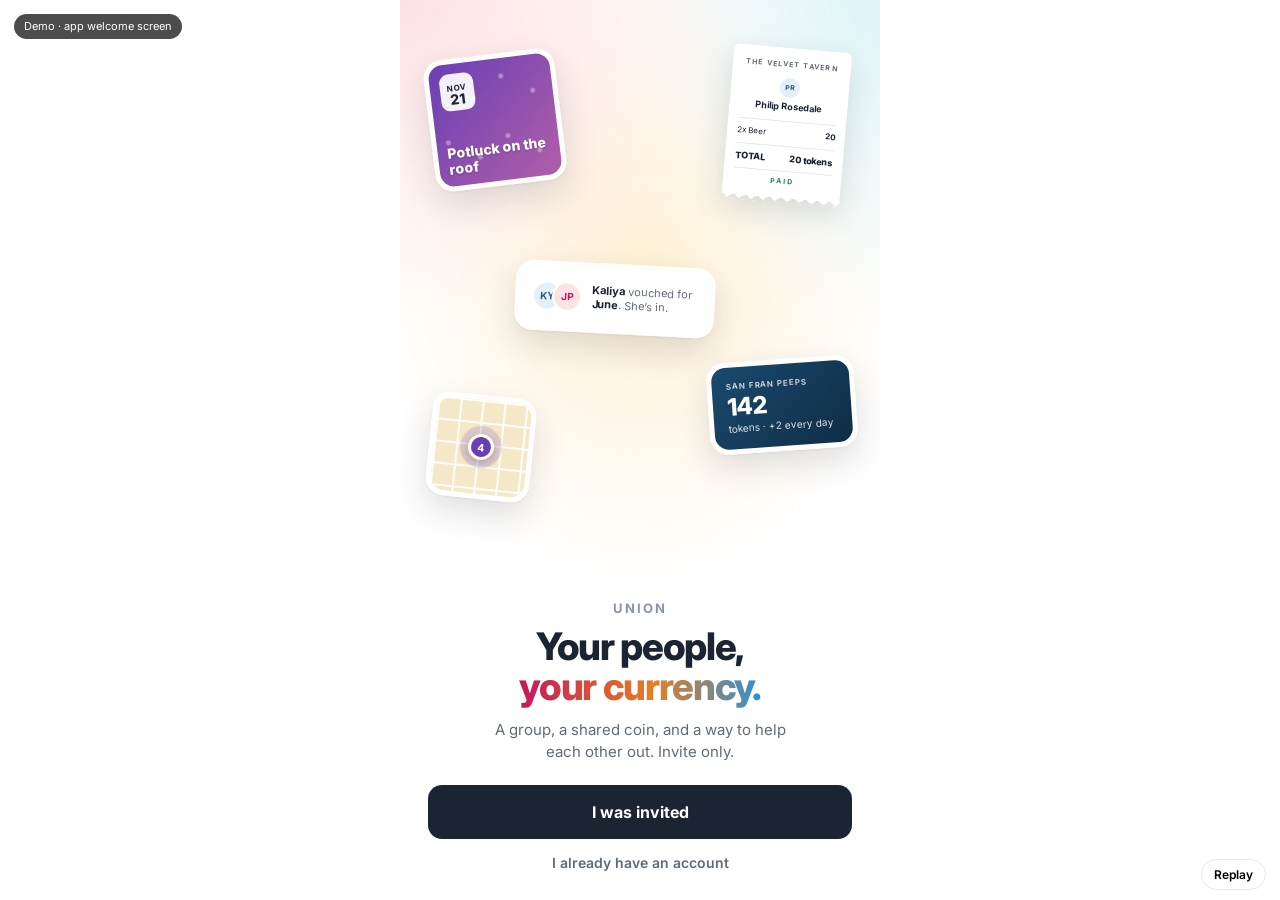
<file: splash-demo/index.html>
<!doctype html>
<html lang="en">
<head>
<meta charset="utf-8">
<meta name="viewport" content="width=device-width, initial-scale=1, viewport-fit=cover">
<title>Demo: Union welcome</title>
<link rel="preconnect" href="https://fonts.googleapis.com">
<link href="https://fonts.googleapis.com/css2?family=Inter:wght@400;500;600;700;800&family=Roboto+Mono:wght@500&display=swap" rel="stylesheet">
<style>
:root{--ink:#1a2433;--ink2:#5f6b76;--brand:#2d5f7d;--brand-bg:#e3f0f8;--rule:#e3e8ed;--head1:#1a4a6e;--head2:#0f2d45;--ease:cubic-bezier(.2,.8,.2,1)}
*{box-sizing:border-box} html,body{margin:0;height:100%}
body{font:15px/1.4 Inter,system-ui,sans-serif;color:var(--ink);-webkit-font-smoothing:antialiased;overflow:hidden;background:#fff}
.splash{position:fixed;inset:0;max-width:480px;margin:0 auto;display:flex;flex-direction:column;overflow:hidden;
 background:radial-gradient(120% 60% at 0% 0%,#fde2e4 0%,transparent 60%),radial-gradient(90% 60% at 100% 0%,#dff3f7 0%,transparent 60%),radial-gradient(80% 50% at 50% 30%,#fff1d6 0%,transparent 70%),#fff}
.wall{position:relative;flex:1;min-height:0}
.card{position:absolute;padding:5px;border-radius:18px;background:rgba(255,255,255,.88);box-shadow:0 14px 34px rgba(26,36,51,.14),0 1px 2px rgba(26,36,51,.06);opacity:0;transform:translateY(24px) scale(.9) rotate(var(--r));animation:enter .9s var(--ease) forwards,float 7s ease-in-out infinite;animation-delay:var(--d),calc(var(--d) + .9s)}
@keyframes enter{to{opacity:1;transform:translateY(0) scale(1) rotate(var(--r))}}
@keyframes float{0%,100%{translate:0 0}50%{translate:0 -8px}}
.card .in{width:100%;height:100%;border-radius:14px;overflow:hidden;position:relative}
/* 1. event cover */
.c-event{--r:-7deg;--d:.1s;left:6%;top:9%;width:132px;height:132px}
.c-event .in{background:linear-gradient(135deg,#6a3fb5,#b05fa8);color:#fff;padding:10px;display:flex;flex-direction:column;justify-content:space-between}
.c-event .date{align-self:flex-start;background:rgba(255,255,255,.92);color:var(--ink);border-radius:9px;padding:4px 7px;line-height:1;text-align:center} .c-event .date b{display:block;font-size:14px;font-weight:800} .c-event .date small{font-size:8px;font-weight:700;letter-spacing:.08em}
.c-event h4{margin:0;font-size:14px;font-weight:800;line-height:1.1;text-shadow:0 1px 2px rgba(0,0,0,.25)}
.c-event .in:after{content:'';position:absolute;inset:0;background:radial-gradient(circle at 20% 30%,#fff 0 2px,transparent 3px),radial-gradient(circle at 70% 60%,#fff 0 2px,transparent 3px);background-size:60px 60px;opacity:.35;pointer-events:none}
/* 2. receipt */
.c-receipt{--r:5deg;--d:.35s;right:7%;top:8%;width:118px;height:150px;background:none;box-shadow:none;padding:0}
.c-receipt .in{background:#fff;border-radius:6px 6px 0 0;box-shadow:0 12px 30px rgba(26,36,51,.14);padding:12px 10px 16px;font-size:8px;color:var(--ink2);text-align:center;overflow:visible}
.c-receipt .in:after{content:'';position:absolute;left:0;right:0;bottom:-5px;height:6px;background:url("data:image/svg+xml,%3Csvg xmlns='http://www.w3.org/2000/svg' width='12' height='6'%3E%3Cpath d='M0 0H12L6 5Z' fill='%23fff'/%3E%3C/svg%3E") repeat-x}
.c-receipt .h{font-size:7px;letter-spacing:.18em;font-weight:700} .c-receipt .av{width:20px;height:20px;border-radius:50%;background:var(--brand-bg);color:var(--brand);font-weight:700;font-size:7px;display:grid;place-items:center;margin:8px auto 3px} .c-receipt .n{font-weight:700;color:var(--ink);font-size:9px}
.c-receipt .li{display:flex;justify-content:space-between;border-top:1px solid var(--rule);margin-top:8px;padding-top:6px;color:var(--ink)} .c-receipt .tot{display:flex;justify-content:space-between;border-top:1px solid var(--rule);margin-top:6px;padding-top:6px;font-weight:800;color:var(--ink);font-size:9px}
.c-receipt .paid{border-top:1px solid var(--rule);margin-top:6px;padding-top:5px;letter-spacing:.3em;font-size:7px;color:#1f8a5b;font-weight:700}
/* 3. vouch */
.c-vouch{--r:3deg;--d:.6s;left:24%;top:44%;width:200px;height:70px}
.c-vouch .in{background:#fff;display:flex;align-items:center;gap:10px;padding:10px 12px}
.c-vouch .pair{display:flex;align-items:center} .c-vouch .av{width:30px;height:30px;border-radius:50%;background:var(--brand-bg);color:var(--brand);font-weight:700;font-size:10px;display:grid;place-items:center;border:2px solid #fff} .c-vouch .av+.av{margin-left:-10px;background:#fde2e4;color:#c2185b}
.c-vouch .t{font-size:11px;line-height:1.25;color:var(--ink2)} .c-vouch .t b{color:var(--ink);font-weight:700}
/* 4. balance */
.c-bal{--r:-4deg;--d:.85s;right:5%;top:60%;width:148px;height:92px}
.c-bal .in{background:linear-gradient(135deg,var(--head1),var(--head2));color:#fff;padding:11px 14px;display:flex;flex-direction:column;justify-content:center}
.c-bal small{font-size:8px;letter-spacing:.12em;font-weight:700;opacity:.75} .c-bal b{display:block;font-size:24px;font-weight:800;margin-top:2px;line-height:1.1;letter-spacing:-.02em} .c-bal span{font-size:10px;opacity:.85}
/* 5. map pin */
.c-map{--r:6deg;--d:1.05s;left:6%;top:66%;width:104px;height:104px}
.c-map .in{background:#eef2ee;background-image:linear-gradient(rgba(255,255,255,.9) 2px,transparent 2px),linear-gradient(90deg,rgba(255,255,255,.9) 2px,transparent 2px),linear-gradient(#f4e8c8 0 0);background-size:22px 22px,22px 22px,100% 100%;display:grid;place-items:center}
.c-map .pin{width:26px;height:26px;border-radius:50%;background:#6a3fb5;border:3px solid #fff;box-shadow:0 0 0 8px rgba(106,63,181,.18),0 3px 8px rgba(0,0,0,.25);color:#fff;font-size:10px;font-weight:800;display:grid;place-items:center;animation:pulse 2s ease-out infinite}
@keyframes pulse{0%{box-shadow:0 0 0 0 rgba(106,63,181,.35),0 3px 8px rgba(0,0,0,.25)}100%{box-shadow:0 0 0 14px rgba(106,63,181,0),0 3px 8px rgba(0,0,0,.25)}}
/* copy */
.copy{position:relative;z-index:2;text-align:center;padding:0 28px calc(28px + env(safe-area-inset-bottom,0px))}
.logo{font-size:13px;letter-spacing:.14em;text-transform:uppercase;font-weight:700;color:#8a96a3;margin-bottom:10px;opacity:0;animation:up .8s var(--ease) 1.2s forwards}
.copy h1{margin:0;font-size:38px;line-height:1.05;font-weight:800;letter-spacing:-.035em;opacity:0;animation:up .8s var(--ease) 1.35s forwards}
.copy h1 .grad{background:linear-gradient(90deg,#c2185b 0%,#e67e22 55%,#2d8fd5 100%);-webkit-background-clip:text;background-clip:text;color:transparent}
.copy p{margin:12px auto 22px;max-width:300px;color:var(--ink2);font-size:15px;line-height:1.45;opacity:0;animation:up .8s var(--ease) 1.55s forwards}
.btn{display:block;width:100%;padding:16px;border-radius:14px;background:var(--ink);color:#fff;font:inherit;font-weight:700;font-size:16px;border:0;opacity:0;animation:up .8s var(--ease) 1.75s forwards;transition:transform .15s var(--ease)} .btn:active{transform:scale(.97)}
.link{display:block;margin:14px auto 0;font-weight:600;color:var(--ink2);font-size:14px;background:none;border:0;font-family:inherit;opacity:0;animation:up .8s var(--ease) 1.9s forwards}
@keyframes up{from{opacity:0;transform:translateY(14px)}to{opacity:1;transform:none}}
.pill{position:fixed;left:14px;top:calc(14px + env(safe-area-inset-top,0px));font-size:11px;background:#111;color:#fff;border-radius:999px;padding:5px 10px;opacity:.75;z-index:5}
.replay{position:fixed;right:14px;bottom:calc(10px + env(safe-area-inset-bottom,0px));font-size:12px;font-weight:600;background:rgba(255,255,255,.8);border:1px solid var(--rule);border-radius:999px;padding:7px 12px;z-index:5;font-family:inherit;cursor:pointer}
@media (prefers-reduced-motion:reduce){*{animation-duration:.01s!important;animation-delay:0s!important}}
</style>
</head>
<body>
<div class="splash" id="s">
  <div class="wall">
    <div class="card c-event"><div class="in"><div class="date"><small>NOV</small><b>21</b></div><h4>Potluck on the roof</h4></div></div>
    <div class="card c-receipt"><div class="in"><div class="h">THE VELVET TAVERN</div><div class="av">PR</div><div class="n">Philip Rosedale</div><div class="li"><span>2x Beer</span><b>20</b></div><div class="tot"><span>TOTAL</span><span>20 tokens</span></div><div class="paid">PAID</div></div></div>
    <div class="card c-vouch"><div class="in"><div class="pair"><span class="av">KY</span><span class="av">JP</span></div><div class="t"><b>Kaliya</b> vouched for <b>June</b>. She’s in.</div></div></div>
    <div class="card c-bal"><div class="in"><small>SAN FRAN PEEPS</small><b>142</b><span>tokens · +2 every day</span></div></div>
    <div class="card c-map"><div class="in"><div class="pin">4</div></div></div>
  </div>
  <div class="copy">
    <div class="logo">Union</div>
    <h1>Your people,<br><span class="grad">your currency.</span></h1>
    <p>A group, a shared coin, and a way to help each other out. Invite only.</p>
    <button class="btn" onclick="toast()">I was invited</button>
    <button class="link" onclick="toast()">I already have an account</button>
  </div>
</div>
<button class="replay" onclick="location.reload()">Replay</button>
<div class="pill">Demo · app welcome screen</div>
<script>function toast(){ alert('Demo: this goes to sign up / log in'); }</script>
</body>
</html>
</file>
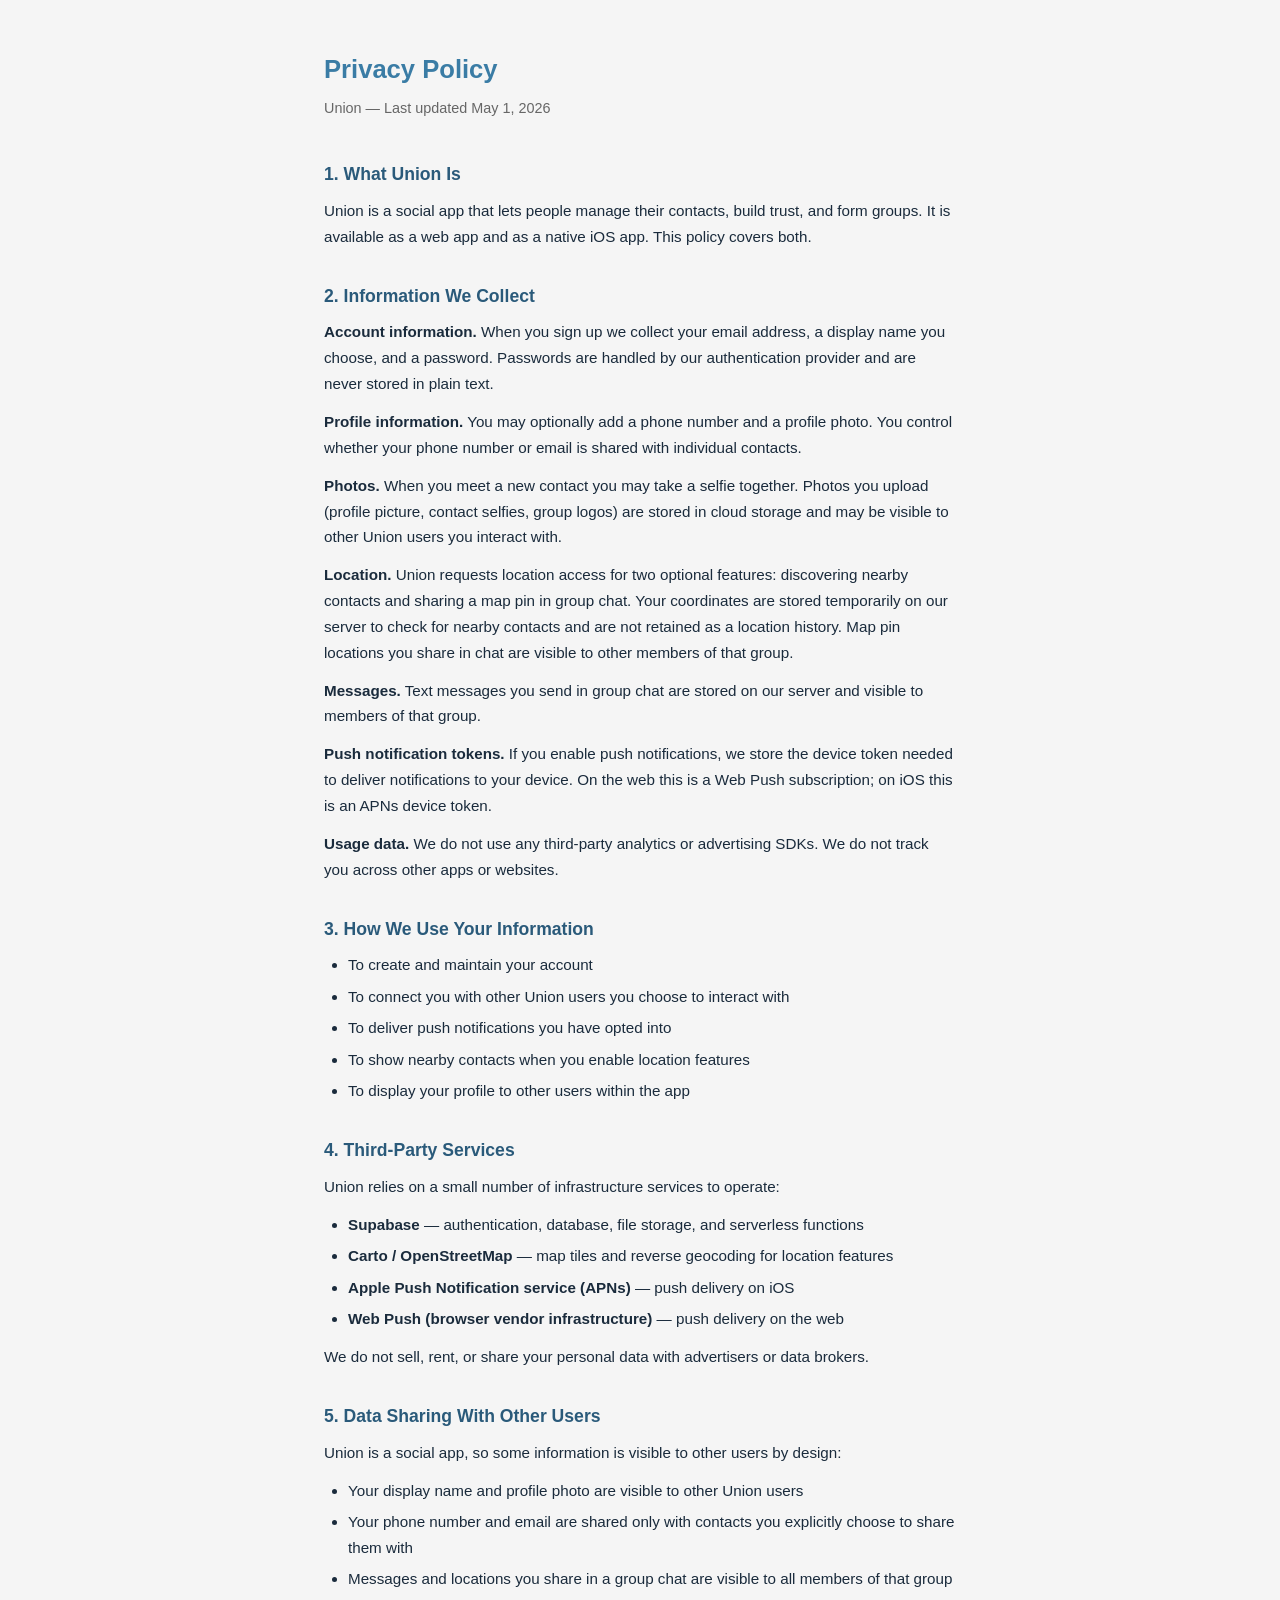
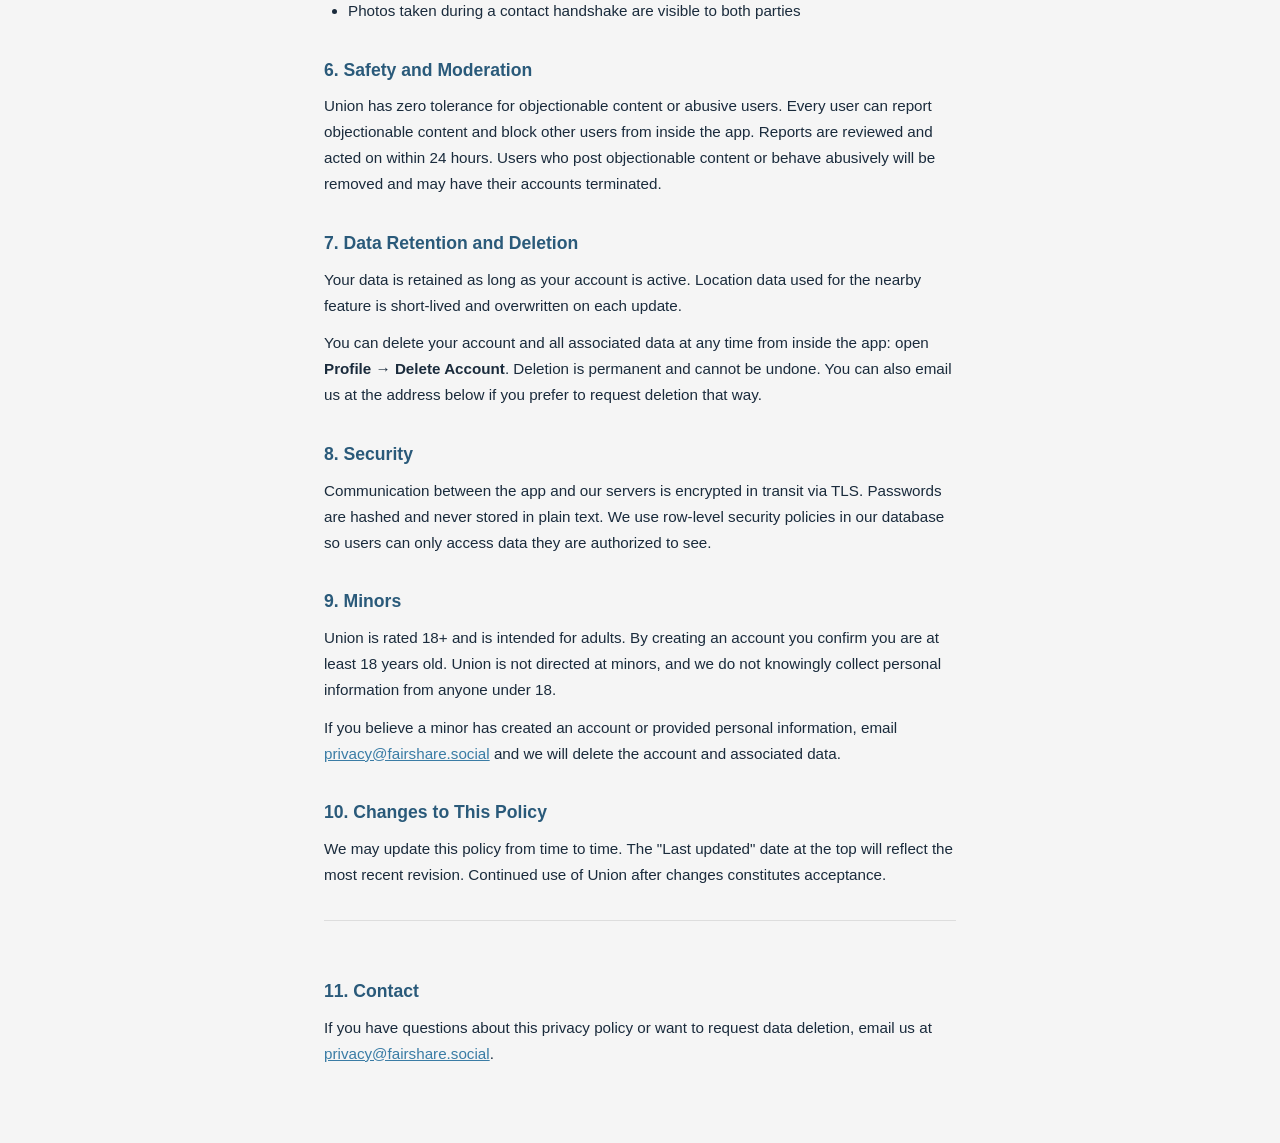
<file: privacy.html>
<!DOCTYPE html>
<html lang="en">
<head>
    <meta charset="UTF-8">
    <meta name="viewport" content="width=device-width, initial-scale=1.0">
    <title>Union — Privacy Policy</title>
    <style>
        * { margin: 0; padding: 0; box-sizing: border-box; }
        body {
            font-family: Inter, -apple-system, BlinkMacSystemFont, 'Segoe UI', sans-serif;
            color: #1a2b3c;
            background: #f5f5f5;
            line-height: 1.7;
        }
        .container {
            max-width: 680px;
            margin: 0 auto;
            padding: 3rem 1.5rem 4rem;
        }
        h1 { font-size: 1.6rem; margin-bottom: 0.25rem; color: #3a7ca5; }
        .subtitle { color: #666; font-size: 0.9rem; margin-bottom: 2.5rem; }
        h2 { font-size: 1.1rem; margin: 2rem 0 0.5rem; color: #2a5a7a; }
        p, li { font-size: 0.95rem; margin-bottom: 0.75rem; }
        ul { padding-left: 1.5rem; margin-bottom: 0.75rem; }
        li { margin-bottom: 0.35rem; }
        a { color: #3a7ca5; }
        .contact { margin-top: 2rem; padding-top: 1.5rem; border-top: 1px solid #ddd; }
    </style>
</head>
<body>
<div class="container">
    <h1>Privacy Policy</h1>
    <p class="subtitle">Union &mdash; Last updated May 1, 2026</p>

    <h2>1. What Union Is</h2>
    <p>Union is a social app that lets people manage their contacts, build trust, and form groups. It is available as a web app and as a native iOS app. This policy covers both.</p>

    <h2>2. Information We Collect</h2>

    <p><strong>Account information.</strong> When you sign up we collect your email address, a display name you choose, and a password. Passwords are handled by our authentication provider and are never stored in plain text.</p>

    <p><strong>Profile information.</strong> You may optionally add a phone number and a profile photo. You control whether your phone number or email is shared with individual contacts.</p>

    <p><strong>Photos.</strong> When you meet a new contact you may take a selfie together. Photos you upload (profile picture, contact selfies, group logos) are stored in cloud storage and may be visible to other Union users you interact with.</p>

    <p><strong>Location.</strong> Union requests location access for two optional features: discovering nearby contacts and sharing a map pin in group chat. Your coordinates are stored temporarily on our server to check for nearby contacts and are not retained as a location history. Map pin locations you share in chat are visible to other members of that group.</p>

    <p><strong>Messages.</strong> Text messages you send in group chat are stored on our server and visible to members of that group.</p>

    <p><strong>Push notification tokens.</strong> If you enable push notifications, we store the device token needed to deliver notifications to your device. On the web this is a Web Push subscription; on iOS this is an APNs device token.</p>

    <p><strong>Usage data.</strong> We do not use any third-party analytics or advertising SDKs. We do not track you across other apps or websites.</p>

    <h2>3. How We Use Your Information</h2>
    <ul>
        <li>To create and maintain your account</li>
        <li>To connect you with other Union users you choose to interact with</li>
        <li>To deliver push notifications you have opted into</li>
        <li>To show nearby contacts when you enable location features</li>
        <li>To display your profile to other users within the app</li>
    </ul>

    <h2>4. Third-Party Services</h2>
    <p>Union relies on a small number of infrastructure services to operate:</p>
    <ul>
        <li><strong>Supabase</strong> &mdash; authentication, database, file storage, and serverless functions</li>
        <li><strong>Carto / OpenStreetMap</strong> &mdash; map tiles and reverse geocoding for location features</li>
        <li><strong>Apple Push Notification service (APNs)</strong> &mdash; push delivery on iOS</li>
        <li><strong>Web Push (browser vendor infrastructure)</strong> &mdash; push delivery on the web</li>
    </ul>
    <p>We do not sell, rent, or share your personal data with advertisers or data brokers.</p>

    <h2>5. Data Sharing With Other Users</h2>
    <p>Union is a social app, so some information is visible to other users by design:</p>
    <ul>
        <li>Your display name and profile photo are visible to other Union users</li>
        <li>Your phone number and email are shared only with contacts you explicitly choose to share them with</li>
        <li>Messages and locations you share in a group chat are visible to all members of that group</li>
        <li>Photos taken during a contact handshake are visible to both parties</li>
    </ul>

    <h2>6. Safety and Moderation</h2>
    <p>Union has zero tolerance for objectionable content or abusive users. Every user can report objectionable content and block other users from inside the app. Reports are reviewed and acted on within 24 hours. Users who post objectionable content or behave abusively will be removed and may have their accounts terminated.</p>

    <h2>7. Data Retention and Deletion</h2>
    <p>Your data is retained as long as your account is active. Location data used for the nearby feature is short-lived and overwritten on each update.</p>
    <p>You can delete your account and all associated data at any time from inside the app: open <strong>Profile &rarr; Delete Account</strong>. Deletion is permanent and cannot be undone. You can also email us at the address below if you prefer to request deletion that way.</p>

    <h2>8. Security</h2>
    <p>Communication between the app and our servers is encrypted in transit via TLS. Passwords are hashed and never stored in plain text. We use row-level security policies in our database so users can only access data they are authorized to see.</p>

    <h2>9. Minors</h2>
    <p>Union is rated 18+ and is intended for adults. By creating an account you confirm you are at least 18 years old. Union is not directed at minors, and we do not knowingly collect personal information from anyone under 18.</p>
    <p>If you believe a minor has created an account or provided personal information, email <a href="mailto:privacy@fairshare.social">privacy@fairshare.social</a> and we will delete the account and associated data.</p>

    <h2>10. Changes to This Policy</h2>
    <p>We may update this policy from time to time. The "Last updated" date at the top will reflect the most recent revision. Continued use of Union after changes constitutes acceptance.</p>

    <div class="contact">
        <h2>11. Contact</h2>
        <p>If you have questions about this privacy policy or want to request data deletion, email us at <a href="mailto:privacy@fairshare.social">privacy@fairshare.social</a>.</p>
    </div>
</div>
</body>
</html>
</file>
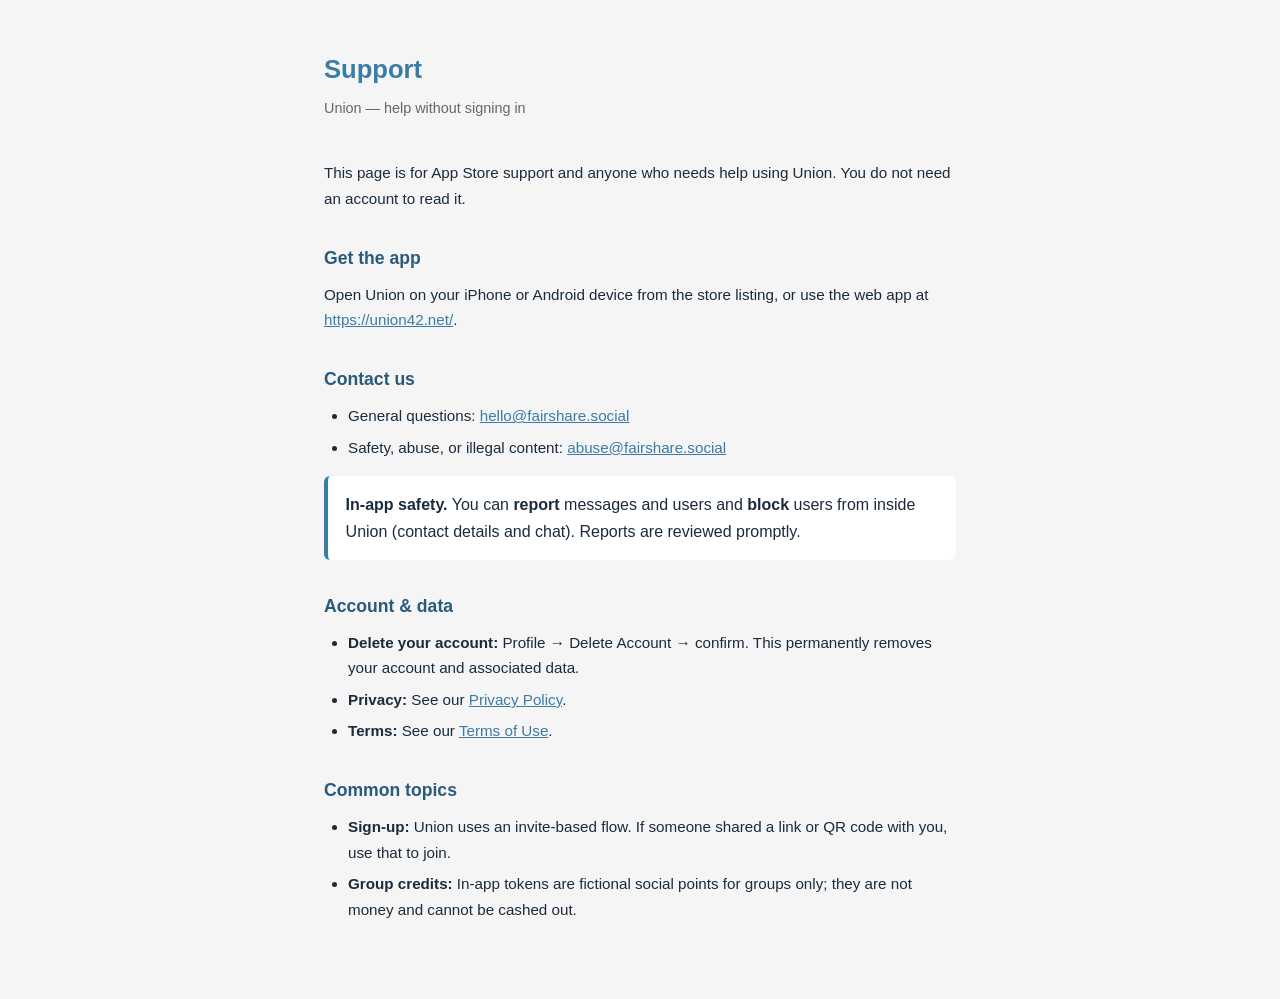
<file: support.html>
<!DOCTYPE html>
<html lang="en">
<head>
    <meta charset="UTF-8">
    <meta name="viewport" content="width=device-width, initial-scale=1.0">
    <title>Union — Support</title>
    <style>
        * { margin: 0; padding: 0; box-sizing: border-box; }
        body {
            font-family: Inter, -apple-system, BlinkMacSystemFont, 'Segoe UI', sans-serif;
            color: #1a2b3c;
            background: #f5f5f5;
            line-height: 1.7;
        }
        .container {
            max-width: 680px;
            margin: 0 auto;
            padding: 3rem 1.5rem 4rem;
        }
        h1 { font-size: 1.6rem; margin-bottom: 0.25rem; color: #3a7ca5; }
        .subtitle { color: #666; font-size: 0.9rem; margin-bottom: 2.5rem; }
        h2 { font-size: 1.1rem; margin: 2rem 0 0.5rem; color: #2a5a7a; }
        p, li { font-size: 0.95rem; margin-bottom: 0.75rem; }
        ul { padding-left: 1.5rem; margin-bottom: 0.75rem; }
        li { margin-bottom: 0.35rem; }
        a { color: #3a7ca5; }
        .callout {
            background: #fff;
            border-left: 4px solid #3a7ca5;
            padding: 0.9rem 1.1rem;
            margin: 1rem 0;
            border-radius: 6px;
        }
    </style>
</head>
<body>
<div class="container">
    <h1>Support</h1>
    <p class="subtitle">Union &mdash; help without signing in</p>

    <p>This page is for App Store support and anyone who needs help using Union. You do not need an account to read it.</p>

    <h2>Get the app</h2>
    <p>Open Union on your iPhone or Android device from the store listing, or use the web app at <a href="https://union42.net/">https://union42.net/</a>.</p>

    <h2>Contact us</h2>
    <ul>
        <li>General questions: <a href="mailto:hello@fairshare.social">hello@fairshare.social</a></li>
        <li>Safety, abuse, or illegal content: <a href="mailto:abuse@fairshare.social">abuse@fairshare.social</a></li>
    </ul>

    <div class="callout">
        <strong>In-app safety.</strong> You can <strong>report</strong> messages and users and <strong>block</strong> users from inside Union (contact details and chat). Reports are reviewed promptly.
    </div>

    <h2>Account &amp; data</h2>
    <ul>
        <li><strong>Delete your account:</strong> Profile &rarr; Delete Account &rarr; confirm. This permanently removes your account and associated data.</li>
        <li><strong>Privacy:</strong> See our <a href="./privacy.html">Privacy Policy</a>.</li>
        <li><strong>Terms:</strong> See our <a href="./terms.html">Terms of Use</a>.</li>
    </ul>

    <h2>Common topics</h2>
    <ul>
        <li><strong>Sign-up:</strong> Union uses an invite-based flow. If someone shared a link or QR code with you, use that to join.</li>
        <li><strong>Group credits:</strong> In-app tokens are fictional social points for groups only; they are not money and cannot be cashed out.</li>
    </ul>
</div>
</body>
</html>
</file>
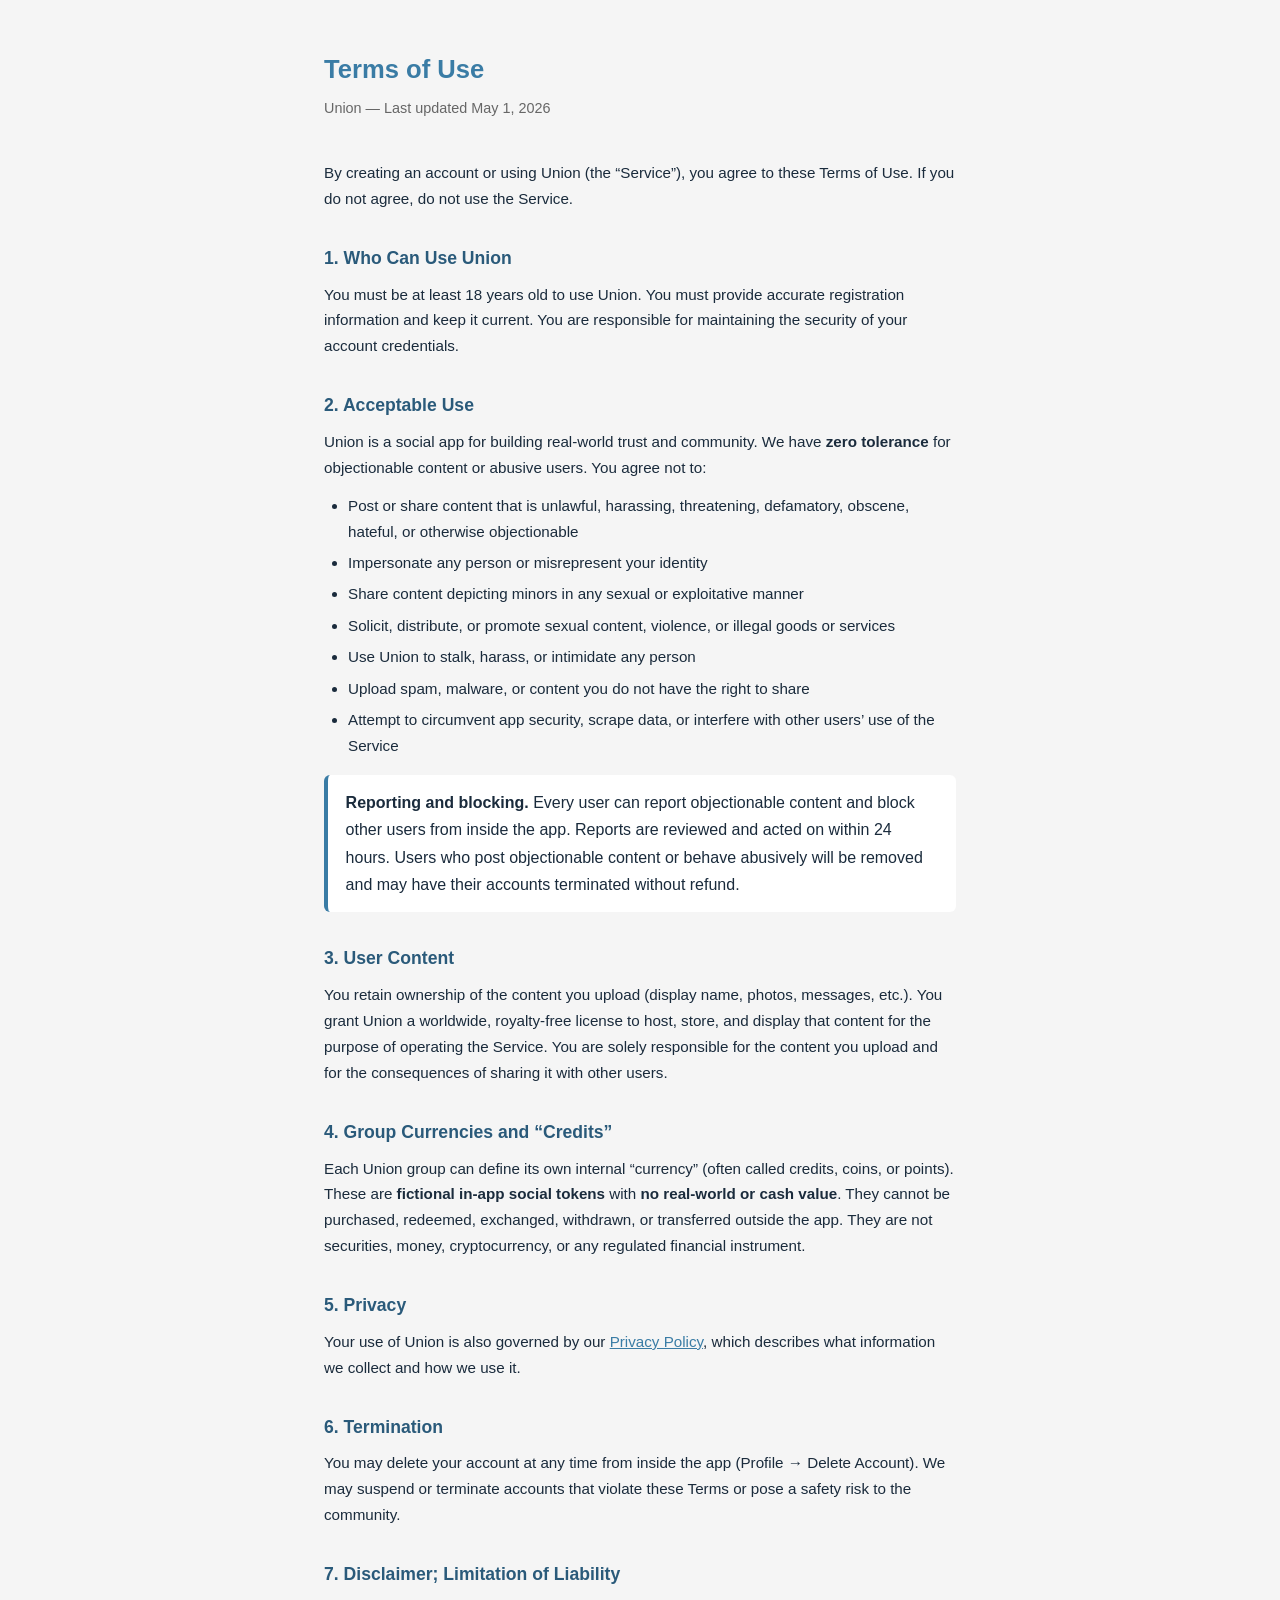
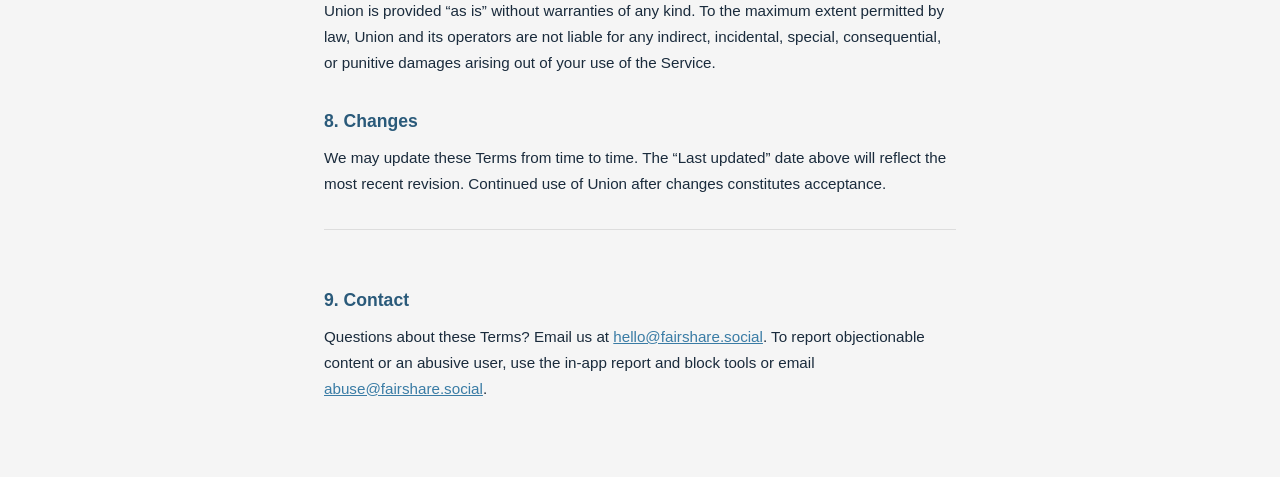
<file: terms.html>
<!DOCTYPE html>
<html lang="en">
<head>
    <meta charset="UTF-8">
    <meta name="viewport" content="width=device-width, initial-scale=1.0">
    <title>Union — Terms of Use</title>
    <style>
        * { margin: 0; padding: 0; box-sizing: border-box; }
        body {
            font-family: Inter, -apple-system, BlinkMacSystemFont, 'Segoe UI', sans-serif;
            color: #1a2b3c;
            background: #f5f5f5;
            line-height: 1.7;
        }
        .container {
            max-width: 680px;
            margin: 0 auto;
            padding: 3rem 1.5rem 4rem;
        }
        h1 { font-size: 1.6rem; margin-bottom: 0.25rem; color: #3a7ca5; }
        .subtitle { color: #666; font-size: 0.9rem; margin-bottom: 2.5rem; }
        h2 { font-size: 1.1rem; margin: 2rem 0 0.5rem; color: #2a5a7a; }
        p, li { font-size: 0.95rem; margin-bottom: 0.75rem; }
        ul { padding-left: 1.5rem; margin-bottom: 0.75rem; }
        li { margin-bottom: 0.35rem; }
        a { color: #3a7ca5; }
        .contact { margin-top: 2rem; padding-top: 1.5rem; border-top: 1px solid #ddd; }
        .callout {
            background: #fff;
            border-left: 4px solid #3a7ca5;
            padding: 0.9rem 1.1rem;
            margin: 1rem 0;
            border-radius: 6px;
        }
    </style>
</head>
<body>
<div class="container">
    <h1>Terms of Use</h1>
    <p class="subtitle">Union &mdash; Last updated May 1, 2026</p>

    <p>By creating an account or using Union (the &ldquo;Service&rdquo;), you agree to these Terms of Use. If you do not agree, do not use the Service.</p>

    <h2>1. Who Can Use Union</h2>
    <p>You must be at least 18 years old to use Union. You must provide accurate registration information and keep it current. You are responsible for maintaining the security of your account credentials.</p>

    <h2>2. Acceptable Use</h2>
    <p>Union is a social app for building real-world trust and community. We have <strong>zero tolerance</strong> for objectionable content or abusive users. You agree not to:</p>
    <ul>
        <li>Post or share content that is unlawful, harassing, threatening, defamatory, obscene, hateful, or otherwise objectionable</li>
        <li>Impersonate any person or misrepresent your identity</li>
        <li>Share content depicting minors in any sexual or exploitative manner</li>
        <li>Solicit, distribute, or promote sexual content, violence, or illegal goods or services</li>
        <li>Use Union to stalk, harass, or intimidate any person</li>
        <li>Upload spam, malware, or content you do not have the right to share</li>
        <li>Attempt to circumvent app security, scrape data, or interfere with other users&rsquo; use of the Service</li>
    </ul>

    <div class="callout">
        <strong>Reporting and blocking.</strong> Every user can report objectionable content and block other users from inside the app. Reports are reviewed and acted on within 24 hours. Users who post objectionable content or behave abusively will be removed and may have their accounts terminated without refund.
    </div>

    <h2>3. User Content</h2>
    <p>You retain ownership of the content you upload (display name, photos, messages, etc.). You grant Union a worldwide, royalty-free license to host, store, and display that content for the purpose of operating the Service. You are solely responsible for the content you upload and for the consequences of sharing it with other users.</p>

    <h2>4. Group Currencies and &ldquo;Credits&rdquo;</h2>
    <p>Each Union group can define its own internal &ldquo;currency&rdquo; (often called credits, coins, or points). These are <strong>fictional in-app social tokens</strong> with <strong>no real-world or cash value</strong>. They cannot be purchased, redeemed, exchanged, withdrawn, or transferred outside the app. They are not securities, money, cryptocurrency, or any regulated financial instrument.</p>

    <h2>5. Privacy</h2>
    <p>Your use of Union is also governed by our <a href="./privacy.html">Privacy Policy</a>, which describes what information we collect and how we use it.</p>

    <h2>6. Termination</h2>
    <p>You may delete your account at any time from inside the app (Profile &rarr; Delete Account). We may suspend or terminate accounts that violate these Terms or pose a safety risk to the community.</p>

    <h2>7. Disclaimer; Limitation of Liability</h2>
    <p>Union is provided &ldquo;as is&rdquo; without warranties of any kind. To the maximum extent permitted by law, Union and its operators are not liable for any indirect, incidental, special, consequential, or punitive damages arising out of your use of the Service.</p>

    <h2>8. Changes</h2>
    <p>We may update these Terms from time to time. The &ldquo;Last updated&rdquo; date above will reflect the most recent revision. Continued use of Union after changes constitutes acceptance.</p>

    <div class="contact">
        <h2>9. Contact</h2>
        <p>Questions about these Terms? Email us at <a href="mailto:hello@fairshare.social">hello@fairshare.social</a>. To report objectionable content or an abusive user, use the in-app report and block tools or email <a href="mailto:abuse@fairshare.social">abuse@fairshare.social</a>.</p>
    </div>
</div>
</body>
</html>
</file>
